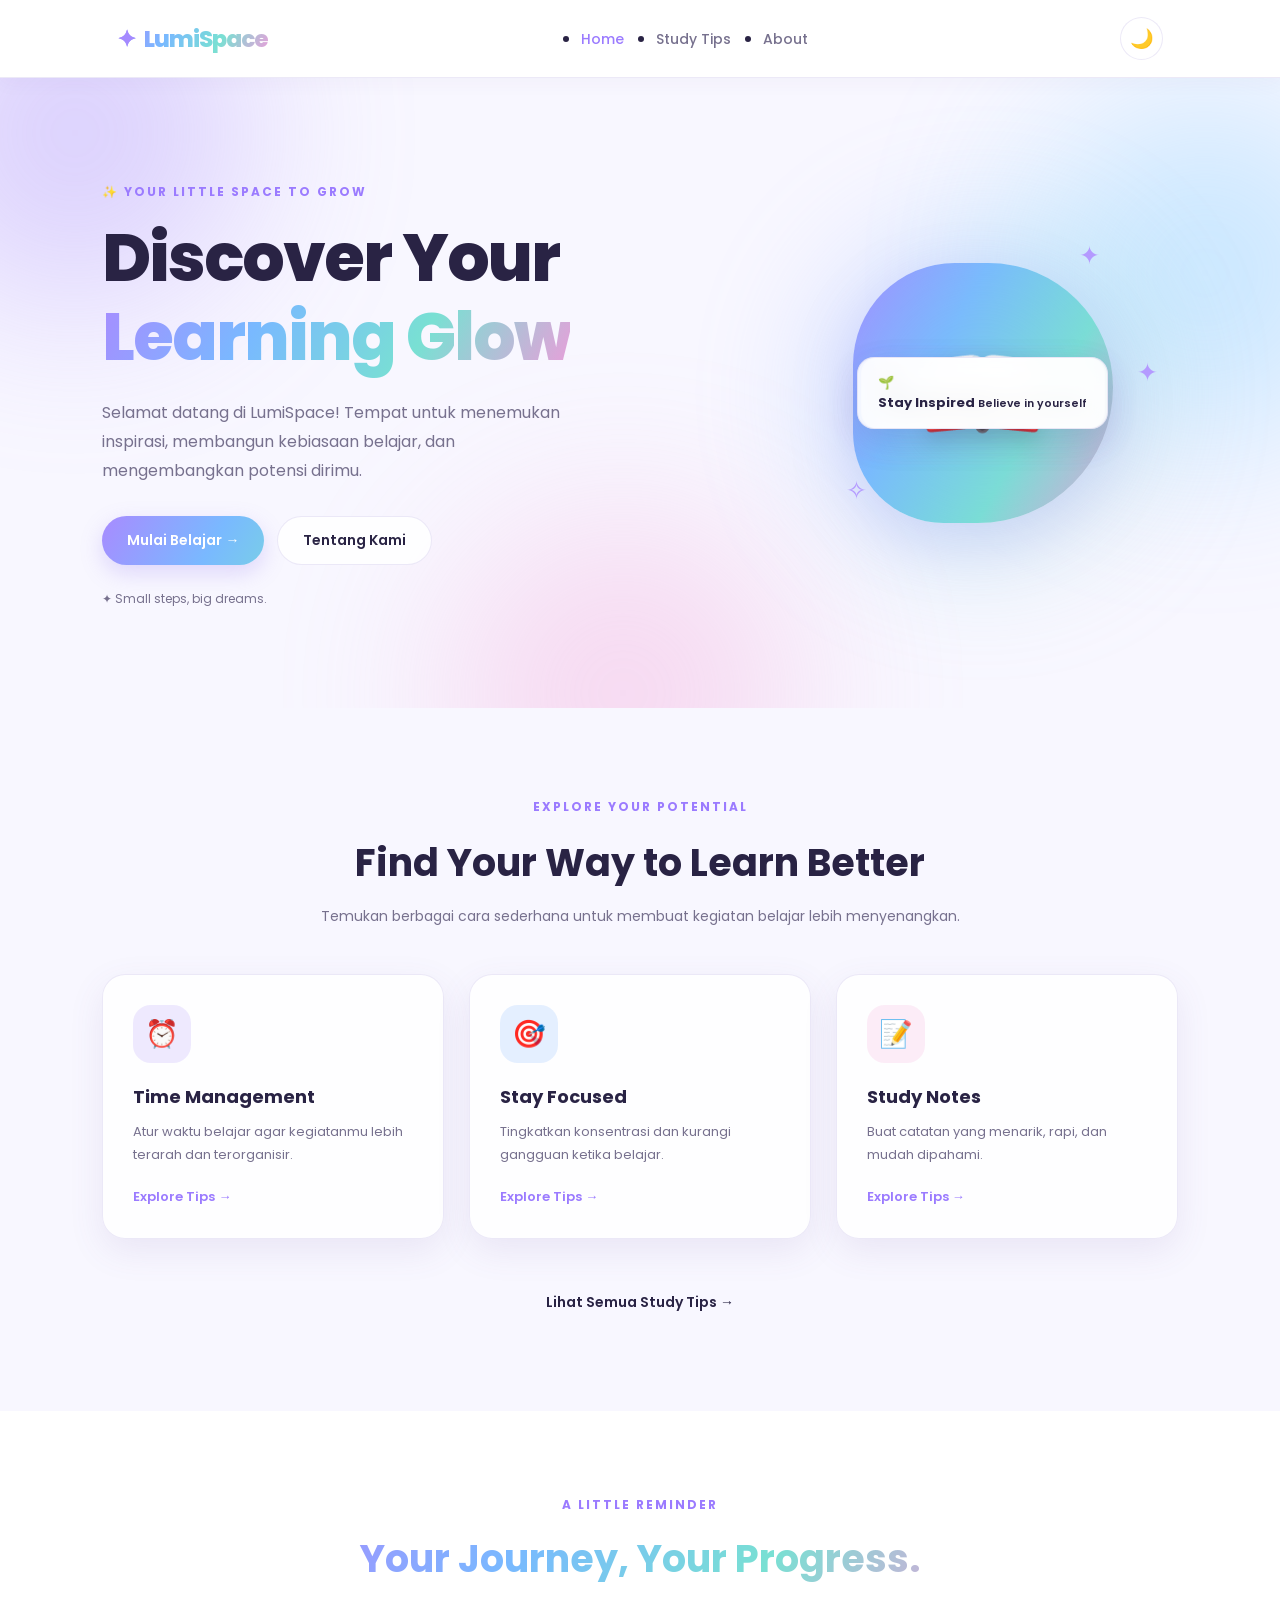
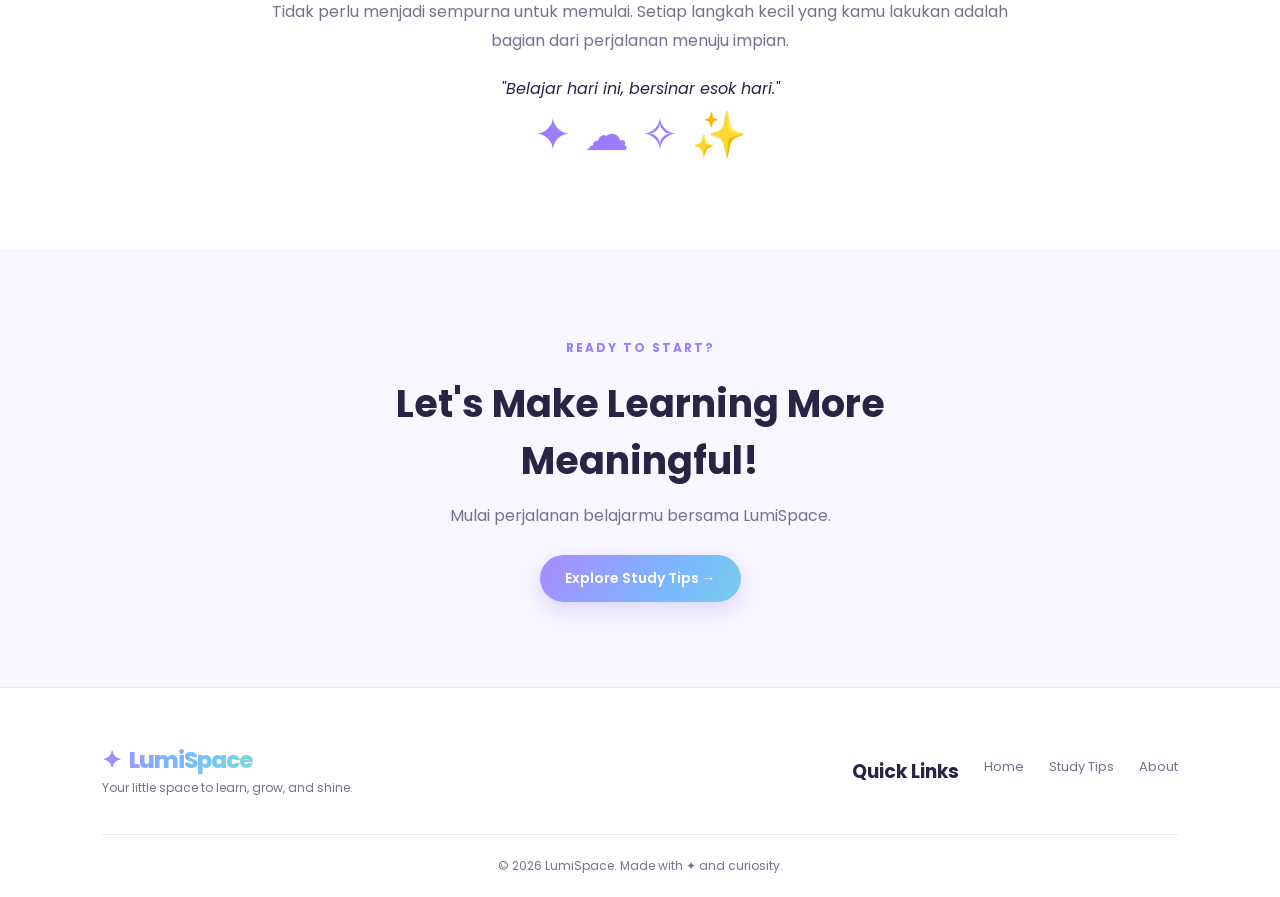
<file: index.html>
<!DOCTYPE html>
<html lang="id">
<head>
    <meta charset="UTF-8">
    <meta name="viewport" content="width=device-width, initial-scale=1.0">

    <title>LumiSpace | Your Learning Space</title>

    <meta name="description" content="LumiSpace adalah ruang belajar digital untuk membangun kebiasaan belajar yang lebih baik.">

    <link rel="preconnect" href="https://fonts.googleapis.com">
    <link rel="preconnect" href="https://fonts.gstatic.com" crossorigin>

    <link href="https://fonts.googleapis.com/css2?family=Poppins:wght@300;400;500;600;700;800&display=swap" rel="stylesheet">

    <link rel="stylesheet" href="css/style.css">
</head>

<body>

    <!-- NAVBAR -->
    <header class="header">
        <nav class="navbar">

            <a href="index.html" class="logo">
                <span class="logo-icon">✦</span>
                LumiSpace
            </a>

            <ul class="nav-links">
                <li><a href="index.html" class="active">Home</a></li>
                <li><a href="tips.html">Study Tips</a></li>
                <li><a href="about.html">About</a></li>
            </ul>

            <button class="theme-btn" id="themeToggle"
                aria-label="Ganti tema">
                🌙
            </button>

        </nav>
    </header>


    <!-- HERO SECTION -->
    <main>

        <section class="hero">

            <div class="aurora aurora-one"></div>
            <div class="aurora aurora-two"></div>
            <div class="aurora aurora-three"></div>

            <div class="hero-content">

                <span class="eyebrow">
                    ✨ YOUR LITTLE SPACE TO GROW
                </span>

                <h1>
                    Discover Your
                    <span>Learning Glow</span>
                </h1>

                <p>
                    Selamat datang di LumiSpace!
                    Tempat untuk menemukan inspirasi,
                    membangun kebiasaan belajar,
                    dan mengembangkan potensi dirimu.
                </p>

                <div class="hero-buttons">
                    <a href="tips.html" class="btn btn-primary">
                        Mulai Belajar →
                    </a>

                    <a href="about.html" class="btn btn-secondary">
                        Tentang Kami
                    </a>
                </div>

                <div class="hero-note">
                    ✦ Small steps, big dreams.
                </div>

            </div>

            <div class="hero-visual">

                <div class="floating-card card-one">
                    <span>📚</span>
                    <div>
                        <strong>Keep Learning</strong>
                        <small>Grow every day</small>
                    </div>
                </div>

                <div class="main-illustration">
                    <div class="illustration-glow"></div>
                    <span class="book-icon">📖</span>
                    <span class="star star-one">✦</span>
                    <span class="star star-two">✧</span>
                    <span class="star star-three">✦</span>
                </div>

                <div class="floating-card card-two">
                    <span>🌱</span>
                    <div>
                        <strong>Stay Inspired</strong>
                        <small>Believe in yourself</small>
                    </div>
                </div>

            </div>

        </section>


        <!-- CATEGORY SECTION -->
        <section class="categories section">

            <div class="section-heading">
                <span class="eyebrow">EXPLORE YOUR POTENTIAL</span>

                <h2>
                    Find Your Way to
                    <span>Learn Better</span>
                </h2>

                <p>
                    Temukan berbagai cara sederhana
                    untuk membuat kegiatan belajar lebih menyenangkan.
                </p>
            </div>

            <div class="category-grid">

                <a href="detail-tips.html?topik=jadwal"
                   class="category-card">

                    <div class="category-icon purple">⏰</div>

                    <h3>Time Management</h3>

                    <p>
                        Atur waktu belajar agar kegiatanmu
                        lebih terarah dan terorganisir.
                    </p>

                    <span class="card-link">Explore Tips →</span>

                </a>


                <a href="detail-tips.html?topik=fokus"
                   class="category-card">

                    <div class="category-icon blue">🎯</div>

                    <h3>Stay Focused</h3>

                    <p>
                        Tingkatkan konsentrasi dan kurangi
                        gangguan ketika belajar.
                    </p>

                    <span class="card-link">Explore Tips →</span>

                </a>


                <a href="detail-tips.html?topik=catatan"
                   class="category-card">

                    <div class="category-icon pink">📝</div>

                    <h3>Study Notes</h3>

                    <p>
                        Buat catatan yang menarik,
                        rapi, dan mudah dipahami.
                    </p>

                    <span class="card-link">Explore Tips →</span>

                </a>

            </div>

            <div class="center-button">
                <a href="tips.html" class="btn btn-outline">
                    Lihat Semua Study Tips →
                </a>
            </div>

        </section>


        <!-- MOTIVATION SECTION -->
        <section class="motivation section">

            <div class="motivation-content">

                <span class="eyebrow">A LITTLE REMINDER</span>

                <h2>
                    Your Journey,
                    <span>Your Progress.</span>
                </h2>

                <p>
                    Tidak perlu menjadi sempurna untuk memulai.
                    Setiap langkah kecil yang kamu lakukan
                    adalah bagian dari perjalanan menuju impian.
                </p>

                <div class="motivation-quote">
                    "Belajar hari ini, bersinar esok hari."
                </div>

            </div>

            <div class="motivation-decoration">
                <span>✦</span>
                <span>☁</span>
                <span>✧</span>
                <span>✨</span>
            </div>

        </section>


        <!-- FINAL CTA -->
        <section class="final-cta section">

            <div class="cta-content">

                <span class="eyebrow">READY TO START?</span>

                <h2>
                    Let's Make Learning
                    <span>More Meaningful!</span>
                </h2>

                <p>
                    Mulai perjalanan belajarmu bersama LumiSpace.
                </p>

                <a href="tips.html" class="btn btn-primary">
                    Explore Study Tips →
                </a>

            </div>

        </section>

    </main>


    <!-- FOOTER -->
    <footer class="footer">

        <div class="footer-content">

            <div class="footer-brand">
                <a href="index.html" class="logo">
                    <span class="logo-icon">✦</span>
                    LumiSpace
                </a>

                <p>
                    Your little space to learn,
                    grow, and shine.
                </p>
            </div>

            <div class="footer-links">
                <h3>Quick Links</h3>
                <a href="index.html">Home</a>
                <a href="tips.html">Study Tips</a>
                <a href="about.html">About</a>
            </div>

        </div>

        <div class="footer-bottom">
            <p>© 2026 LumiSpace. Made with ✦ and curiosity.</p>
        </div>

    </footer>


    <script src="js/script.js"></script>

</body>
</html>
</file>
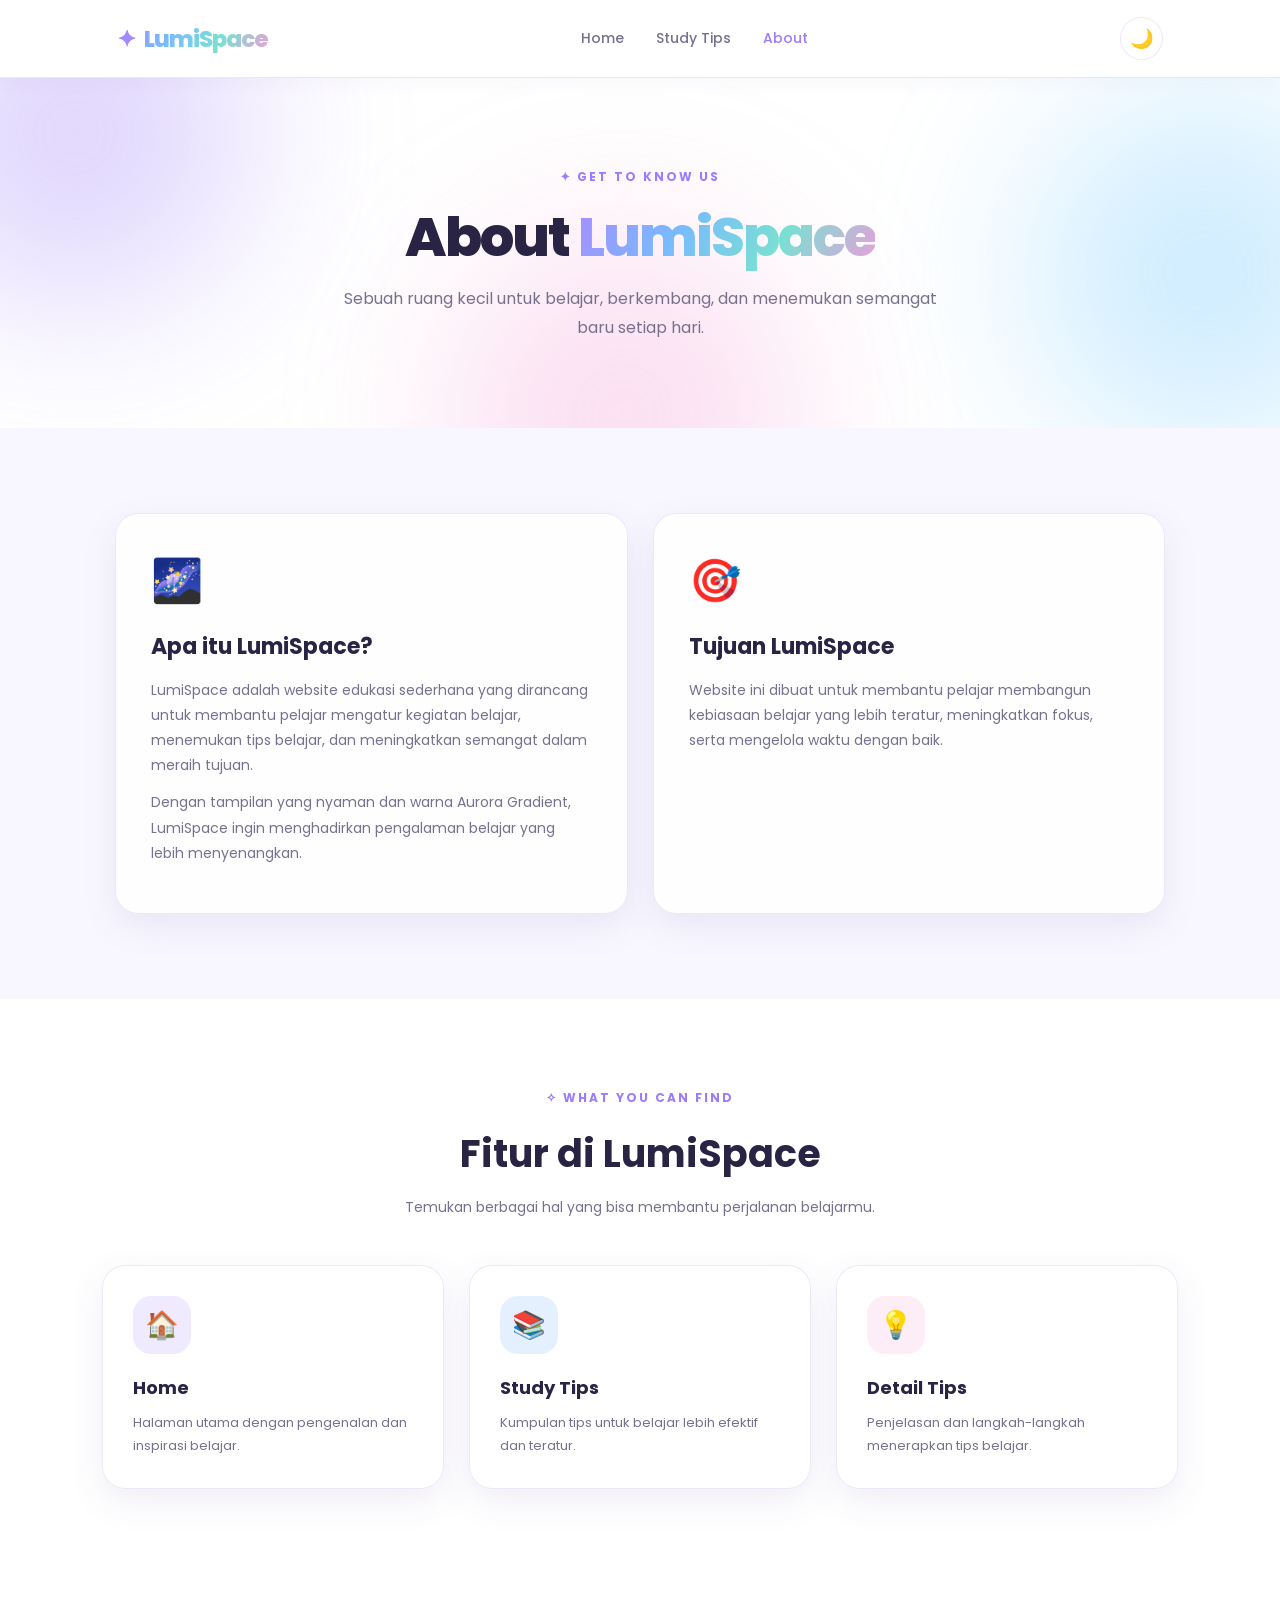
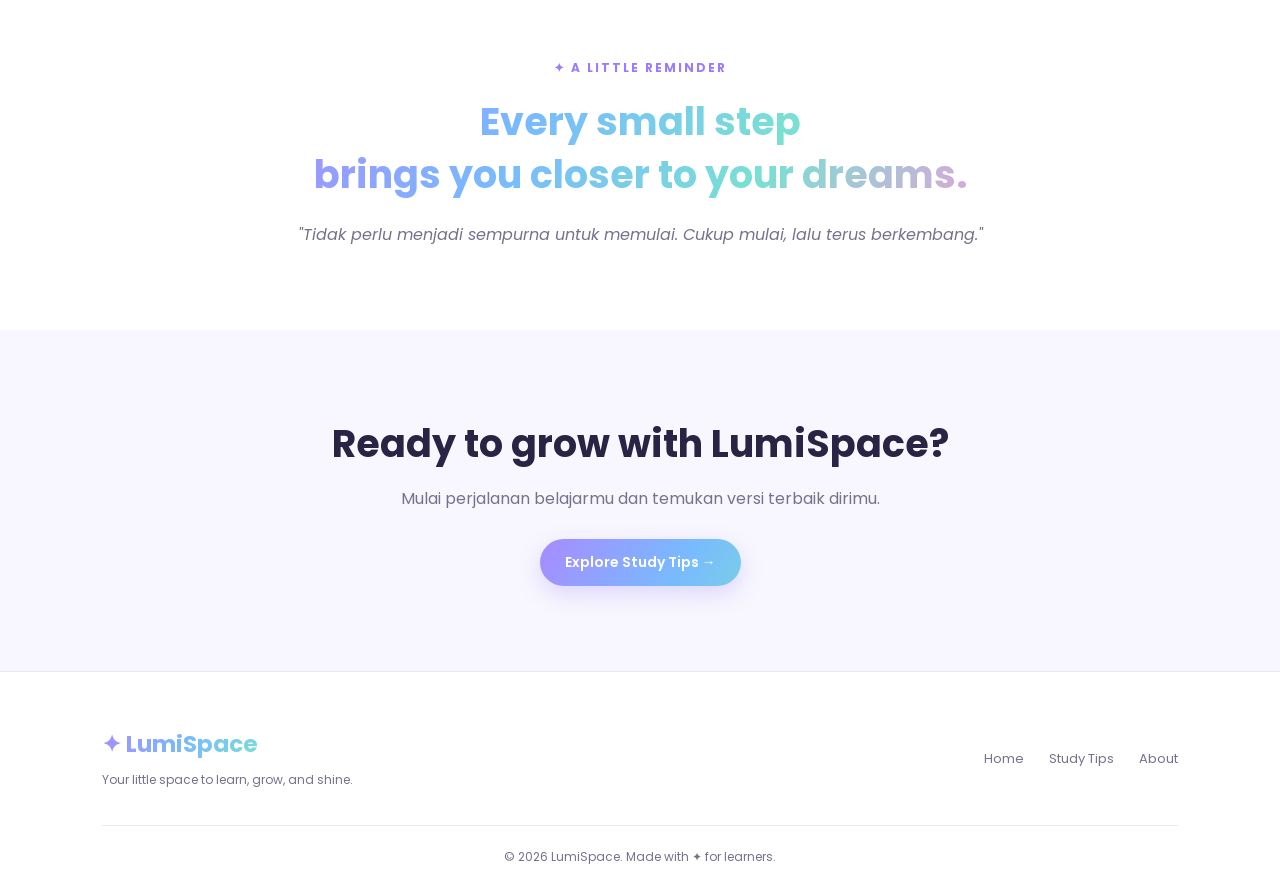
<file: about.html>
<!DOCTYPE html>
<html lang="id">
<head>
    <meta charset="UTF-8">
    <meta name="viewport" content="width=device-width, initial-scale=1.0">
    <title>About - LumiSpace</title>

    <link rel="stylesheet" href="css/style.css">
    <link rel="preconnect" href="https://fonts.googleapis.com">
    <link rel="preconnect" href="https://fonts.gstatic.com" crossorigin>
    <link href="https://fonts.googleapis.com/css2?family=Poppins:wght@300;400;500;600;700;800&display=swap" rel="stylesheet">

    <script>
        if (localStorage.getItem("lumiTheme") === "dark") {
            document.documentElement.classList.add("dark-mode");
        }
    </script>
</head>

<body>

    <!-- NAVBAR -->
    <header class="header">
        <nav class="navbar">
            <a href="index.html" class="logo">
                <span class="logo-icon">✦</span>
                LumiSpace
            </a>

            <div class="nav-links">
                <a href="index.html">Home</a>
                <a href="tips.html">Study Tips</a>
                <a href="about.html" class="active">About</a>
            </div>

            <button class="theme-btn" id="themeToggle" aria-label="Ganti tema">
                🌙
            </button>
        </nav>
    </header>

    <main>

        <!-- HERO ABOUT -->
        <section class="page-hero">
            <div class="aurora aurora-one"></div>
            <div class="aurora aurora-two"></div>
            <div class="aurora aurora-three"></div>

            <div class="page-hero-content">
                <span class="eyebrow">✦ GET TO KNOW US</span>

                <h1>
                    About <span>LumiSpace</span>
                </h1>

                <p>
                    Sebuah ruang kecil untuk belajar, berkembang,
                    dan menemukan semangat baru setiap hari.
                </p>
            </div>
        </section>

        <!-- ABOUT CONTENT -->
        <section class="section about-section">
            <div class="about-container">

                <div class="about-card">
                    <div class="about-icon">🌌</div>

                    <h2>Apa itu LumiSpace?</h2>

                    <p>
                        LumiSpace adalah website edukasi sederhana yang
                        dirancang untuk membantu pelajar mengatur kegiatan
                        belajar, menemukan tips belajar, dan meningkatkan
                        semangat dalam meraih tujuan.
                    </p>

                    <p>
                        Dengan tampilan yang nyaman dan warna Aurora Gradient,
                        LumiSpace ingin menghadirkan pengalaman belajar
                        yang lebih menyenangkan.
                    </p>
                </div>

                <div class="about-card">
                    <div class="about-icon">🎯</div>

                    <h2>Tujuan LumiSpace</h2>

                    <p>
                        Website ini dibuat untuk membantu pelajar membangun
                        kebiasaan belajar yang lebih teratur, meningkatkan
                        fokus, serta mengelola waktu dengan baik.
                    </p>
                </div>

            </div>
        </section>

        <!-- FEATURES -->
        <section class="section features-section">
            <div class="section-heading">
                <span class="eyebrow">✧ WHAT YOU CAN FIND</span>
                <h2>Fitur di LumiSpace</h2>
                <p>Temukan berbagai hal yang bisa membantu perjalanan belajarmu.</p>
            </div>

            <div class="category-grid">

                <div class="category-card">
                    <div class="category-icon purple">🏠</div>
                    <h3>Home</h3>
                    <p>Halaman utama dengan pengenalan dan inspirasi belajar.</p>
                </div>

                <div class="category-card">
                    <div class="category-icon blue">📚</div>
                    <h3>Study Tips</h3>
                    <p>Kumpulan tips untuk belajar lebih efektif dan teratur.</p>
                </div>

                <div class="category-card">
                    <div class="category-icon pink">💡</div>
                    <h3>Detail Tips</h3>
                    <p>Penjelasan dan langkah-langkah menerapkan tips belajar.</p>
                </div>

            </div>
        </section>

        <!-- QUOTE -->
        <section class="motivation">
            <div class="motivation-content">
                <span class="eyebrow">✦ A LITTLE REMINDER</span>

                <h2>
                    Every small step<br>
                    brings you closer to your dreams.
                </h2>

                <p class="motivation-quote">
                    "Tidak perlu menjadi sempurna untuk memulai.
                    Cukup mulai, lalu terus berkembang."
                </p>
            </div>
        </section>

        <!-- CTA -->
        <section class="final-cta">
            <div class="cta-content">
                <h2>Ready to grow with LumiSpace?</h2>
                <p>Mulai perjalanan belajarmu dan temukan versi terbaik dirimu.</p>

                <a href="tips.html" class="btn btn-primary">
                    Explore Study Tips →
                </a>
            </div>
        </section>

    </main>

    <!-- FOOTER -->
    <footer class="footer">
        <div class="footer-content">
            <div class="footer-brand">
                <h3>✦ LumiSpace</h3>
                <p>Your little space to learn, grow, and shine.</p>
            </div>

            <div class="footer-links">
                <a href="index.html">Home</a>
                <a href="tips.html">Study Tips</a>
                <a href="about.html">About</a>
            </div>
        </div>

        <div class="footer-bottom">
            <p>© 2026 LumiSpace. Made with ✦ for learners.</p>
        </div>
    </footer>

    <script src="js/script.js"></script>

</body>
</html>
</file>
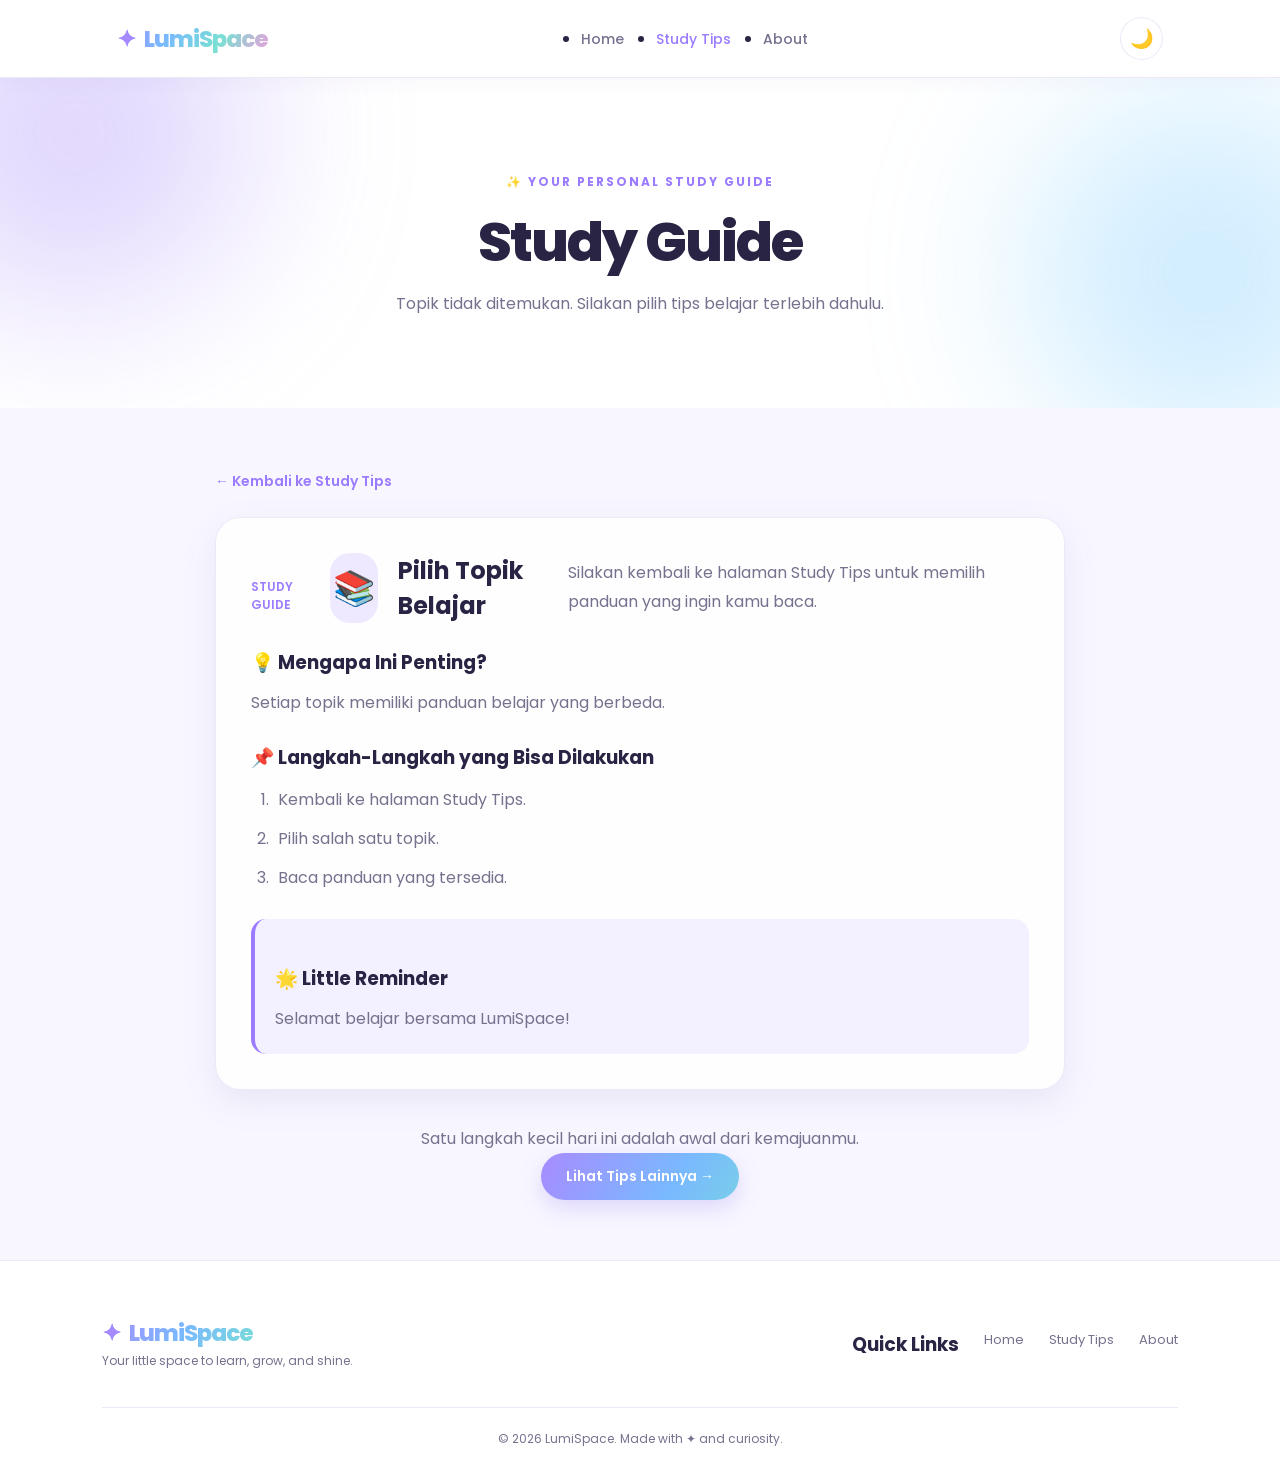
<file: detail-tips.html>
<!DOCTYPE html>
<html lang="id">
<head>
    <meta charset="UTF-8">
    <meta name="viewport" content="width=device-width, initial-scale=1.0">

    <title>Study Guide | LumiSpace</title>

    <meta name="description" content="Panduan belajar praktis untuk membantu perjalanan belajarmu bersama LumiSpace.">

    <link rel="preconnect" href="https://fonts.googleapis.com">
    <link rel="preconnect" href="https://fonts.gstatic.com" crossorigin>

    <link href="https://fonts.googleapis.com/css2?family=Poppins:wght@300;400;500;600;700;800&display=swap" rel="stylesheet">

    <link rel="stylesheet" href="css/style.css">
</head>

<body>

    <!-- NAVBAR -->
    <header class="header">
        <nav class="navbar">

            <a href="index.html" class="logo">
                <span class="logo-icon">✦</span>
                LumiSpace
            </a>

            <ul class="nav-links">
                <li><a href="index.html">Home</a></li>
                <li><a href="tips.html" class="active">Study Tips</a></li>
                <li><a href="about.html">About</a></li>
            </ul>

            <button class="theme-btn" id="themeToggle"
                aria-label="Ganti tema">
                🌙
            </button>

        </nav>
    </header>


    <!-- MAIN CONTENT -->
    <main>

        <!-- DETAIL HERO -->
        <section class="page-hero detail-hero">

            <div class="aurora aurora-one"></div>
            <div class="aurora aurora-two"></div>

            <div class="page-hero-content">

                <span class="eyebrow">
                    ✨ YOUR PERSONAL STUDY GUIDE
                </span>

                <h1 id="detailTitle">
                    Study Guide
                </h1>

                <p id="detailSubtitle">
                    Temukan cara belajar yang lebih baik
                    bersama LumiSpace.
                </p>

            </div>

        </section>


        <!-- DETAIL CONTENT -->
        <section class="detail-section section">

            <div class="detail-container">

                <a href="tips.html" class="back-link">
                    ← Kembali ke Study Tips
                </a>

                <article class="detail-card">

                    <div class="detail-heading">

                        <span class="tip-label" id="detailLabel">
                            STUDY GUIDE
                        </span>

                        <div class="detail-icon" id="detailIcon">
                            📚
                        </div>

                        <h2 id="contentTitle">
                            Mulai Perjalanan Belajarmu
                        </h2>

                        <p id="detailDescription">
                            Pilih kebiasaan belajar yang sesuai
                            dan terapkan secara konsisten.
                        </p>

                    </div>


                    <div class="detail-body">

                        <h3>💡 Mengapa Ini Penting?</h3>

                        <p id="detailWhy">
                            Kebiasaan belajar yang baik dapat
                            membantu kegiatan belajar menjadi
                            lebih teratur dan efektif.
                        </p>


                        <h3>📌 Langkah-Langkah yang Bisa Dilakukan</h3>

                        <ol id="detailSteps" class="detail-steps">
                            <li>Mulai dari langkah sederhana.</li>
                            <li>Tentukan tujuan yang ingin dicapai.</li>
                            <li>Lakukan secara konsisten.</li>
                        </ol>


                        <div class="detail-note">

                            <h3>🌟 Little Reminder</h3>

                            <p id="detailReminder">
                                Tidak harus langsung sempurna.
                                Yang penting adalah terus mencoba
                                dan berkembang.
                            </p>

                        </div>

                    </div>

                </article>


                <div class="detail-bottom">

                    <p>
                        Satu langkah kecil hari ini
                        adalah awal dari kemajuanmu.
                    </p>

                    <a href="tips.html" class="btn btn-primary">
                        Lihat Tips Lainnya →
                    </a>

                </div>

            </div>

        </section>

    </main>


    <!-- FOOTER -->
    <footer class="footer">

        <div class="footer-content">

            <div class="footer-brand">

                <a href="index.html" class="logo">
                    <span class="logo-icon">✦</span>
                    LumiSpace
                </a>

                <p>
                    Your little space to learn,
                    grow, and shine.
                </p>

            </div>

            <div class="footer-links">

                <h3>Quick Links</h3>

                <a href="index.html">Home</a>
                <a href="tips.html">Study Tips</a>
                <a href="about.html">About</a>

            </div>

        </div>

        <div class="footer-bottom">
            <p>© 2026 LumiSpace. Made with ✦ and curiosity.</p>
        </div>

    </footer>


    <!-- DETAIL DATA -->
    <script>

        const studyGuides = {

            jadwal: {
                label: "PRODUCTIVITY",
                icon: "⏰",
                title: "Atur Jadwal Belajar",
                subtitle: "Kelola waktumu, capai tujuanmu.",
                heading: "Belajar dengan Jadwal yang Teratur",
                description: "Mengatur jadwal belajar membantu kamu membagi waktu antara sekolah, tugas, istirahat, dan kegiatan lainnya.",
                why: "Jadwal yang teratur membuat kegiatan belajar lebih terarah. Kamu juga dapat mengurangi kebiasaan menunda pekerjaan.",
                steps: [
                    "Catat semua tugas dan kegiatan yang harus diselesaikan.",
                    "Tentukan waktu khusus untuk belajar setiap hari.",
                    "Prioritaskan tugas berdasarkan tingkat kepentingannya.",
                    "Sisihkan waktu istirahat di antara sesi belajar.",
                    "Evaluasi jadwal dan sesuaikan jika diperlukan."
                ],
                reminder: "Jadwal yang baik adalah jadwal yang realistis dan bisa kamu jalankan."
            },

            fokus: {
                label: "FOCUS",
                icon: "🎯",
                title: "Kurangi Gangguan",
                subtitle: "Temukan fokus di tengah kesibukan.",
                heading: "Ciptakan Suasana Belajar yang Nyaman",
                description: "Fokus membantu kamu memahami materi dengan lebih baik tanpa terlalu sering teralihkan.",
                why: "Lingkungan yang nyaman dapat membantu kamu berkonsentrasi dan menyelesaikan tugas dengan lebih terarah.",
                steps: [
                    "Pilih tempat belajar yang nyaman dan cukup terang.",
                    "Rapikan meja sebelum mulai belajar.",
                    "Jauhkan notifikasi yang tidak diperlukan.",
                    "Kerjakan satu tugas dalam satu waktu.",
                    "Beristirahat sejenak jika mulai kehilangan konsentrasi."
                ],
                reminder: "Tidak perlu memaksakan diri. Beri dirimu waktu untuk kembali berkonsentrasi."
            },

            catatan: {
                label: "CREATIVITY",
                icon: "📝",
                title: "Buat Catatan Menarik",
                subtitle: "Ubah materi menjadi catatan yang mudah dipahami.",
                heading: "Buat Catatan yang Rapi dan Kreatif",
                description: "Catatan yang terstruktur dapat membantu kamu mengingat dan memahami materi pelajaran.",
                why: "Menyusun ulang informasi menggunakan bahasamu sendiri dapat membantu proses memahami materi.",
                steps: [
                    "Tuliskan judul materi dengan jelas.",
                    "Gunakan poin-poin untuk informasi penting.",
                    "Tambahkan warna untuk membedakan bagian materi.",
                    "Buat diagram atau mind map jika diperlukan.",
                    "Baca kembali catatan setelah selesai belajar."
                ],
                reminder: "Catatan yang baik bukan yang paling ramai, tetapi yang paling mudah kamu pahami."
            },

            bertahap: {
                label: "LEARNING",
                icon: "📚",
                title: "Belajar Bertahap",
                subtitle: "Sedikit demi sedikit, semakin memahami.",
                heading: "Pahami Materi Secara Bertahap",
                description: "Membagi materi menjadi bagian kecil dapat membuat kegiatan belajar terasa lebih ringan.",
                why: "Belajar secara bertahap memberikan kesempatan untuk memahami konsep sebelum berpindah ke materi berikutnya.",
                steps: [
                    "Baca materi secara keseluruhan terlebih dahulu.",
                    "Bagi materi menjadi beberapa bagian kecil.",
                    "Pelajari satu bagian sebelum melanjutkan.",
                    "Coba kerjakan latihan sederhana.",
                    "Ulangi materi yang masih belum dipahami."
                ],
                reminder: "Kemajuan kecil tetap merupakan kemajuan. Nikmati proses belajarmu."
            },

            istirahat: {
                label: "WELLNESS",
                icon: "☁️",
                title: "Jangan Lupa Istirahat",
                subtitle: "Belajar juga membutuhkan waktu untuk beristirahat.",
                heading: "Seimbangkan Belajar dan Istirahat",
                description: "Istirahat merupakan bagian penting dari rutinitas belajar agar kamu tetap merasa nyaman.",
                why: "Memberikan jeda di antara kegiatan belajar dapat membantu menjaga perhatian dan mengurangi rasa lelah.",
                steps: [
                    "Buat jeda istirahat di antara sesi belajar.",
                    "Gunakan waktu istirahat untuk melakukan kegiatan ringan.",
                    "Minum air putih secara cukup.",
                    "Istirahatkan mata dari layar perangkat.",
                    "Jaga waktu tidur agar tubuh mendapatkan istirahat yang cukup."
                ],
                reminder: "Produktif bukan berarti harus terus belajar tanpa jeda."
            },

            tujuan: {
                label: "MOTIVATION",
                icon: "🌟",
                title: "Tetapkan Tujuan",
                subtitle: "Punya tujuan, punya arah untuk berkembang.",
                heading: "Tentukan Target Belajarmu",
                description: "Tujuan belajar memberikan arah dan membantu kamu mengetahui hal yang ingin dicapai.",
                why: "Target yang jelas dan realistis dapat membantu menjaga semangat serta membuat perkembangan lebih mudah dievaluasi.",
                steps: [
                    "Tentukan materi yang ingin kamu kuasai.",
                    "Buat target sederhana dan realistis.",
                    "Tulis target agar mudah diingat.",
                    "Catat perkembangan yang sudah dicapai.",
                    "Berikan apresiasi kepada diri sendiri atas usaha yang dilakukan."
                ],
                reminder: "Fokus pada perkembangan dirimu sendiri, bukan membandingkannya dengan orang lain."
            }

        };


        // AMBIL TOPIK DARI URL

        const params = new URLSearchParams(window.location.search);
        const selectedTopic = params.get("topik");

        const guide = studyGuides[selectedTopic];


        // TAMPILKAN DETAIL

        if (guide) {

            document.title = guide.title + " | LumiSpace";

            document.getElementById("detailTitle").textContent = guide.title;
            document.getElementById("detailSubtitle").textContent = guide.subtitle;

            document.getElementById("detailLabel").textContent = guide.label;
            document.getElementById("detailIcon").textContent = guide.icon;

            document.getElementById("contentTitle").textContent = guide.heading;
            document.getElementById("detailDescription").textContent = guide.description;
            document.getElementById("detailWhy").textContent = guide.why;
            document.getElementById("detailReminder").textContent = guide.reminder;

            const stepsContainer = document.getElementById("detailSteps");

            stepsContainer.innerHTML = "";

            guide.steps.forEach(function(step) {

                const item = document.createElement("li");

                item.textContent = step;

                stepsContainer.appendChild(item);

            });

        } else {

            document.getElementById("detailTitle").textContent = "Study Guide";
            document.getElementById("detailSubtitle").textContent =
                "Topik tidak ditemukan. Silakan pilih tips belajar terlebih dahulu.";

            document.getElementById("contentTitle").textContent =
                "Pilih Topik Belajar";

            document.getElementById("detailDescription").textContent =
                "Silakan kembali ke halaman Study Tips untuk memilih panduan yang ingin kamu baca.";

            document.getElementById("detailWhy").textContent =
                "Setiap topik memiliki panduan belajar yang berbeda.";

            document.getElementById("detailSteps").innerHTML =
                "<li>Kembali ke halaman Study Tips.</li><li>Pilih salah satu topik.</li><li>Baca panduan yang tersedia.</li>";

            document.getElementById("detailReminder").textContent =
                "Selamat belajar bersama LumiSpace!";
        }

    </script>


    <script src="js/script.js"></script>

</body>
</html>
</file>
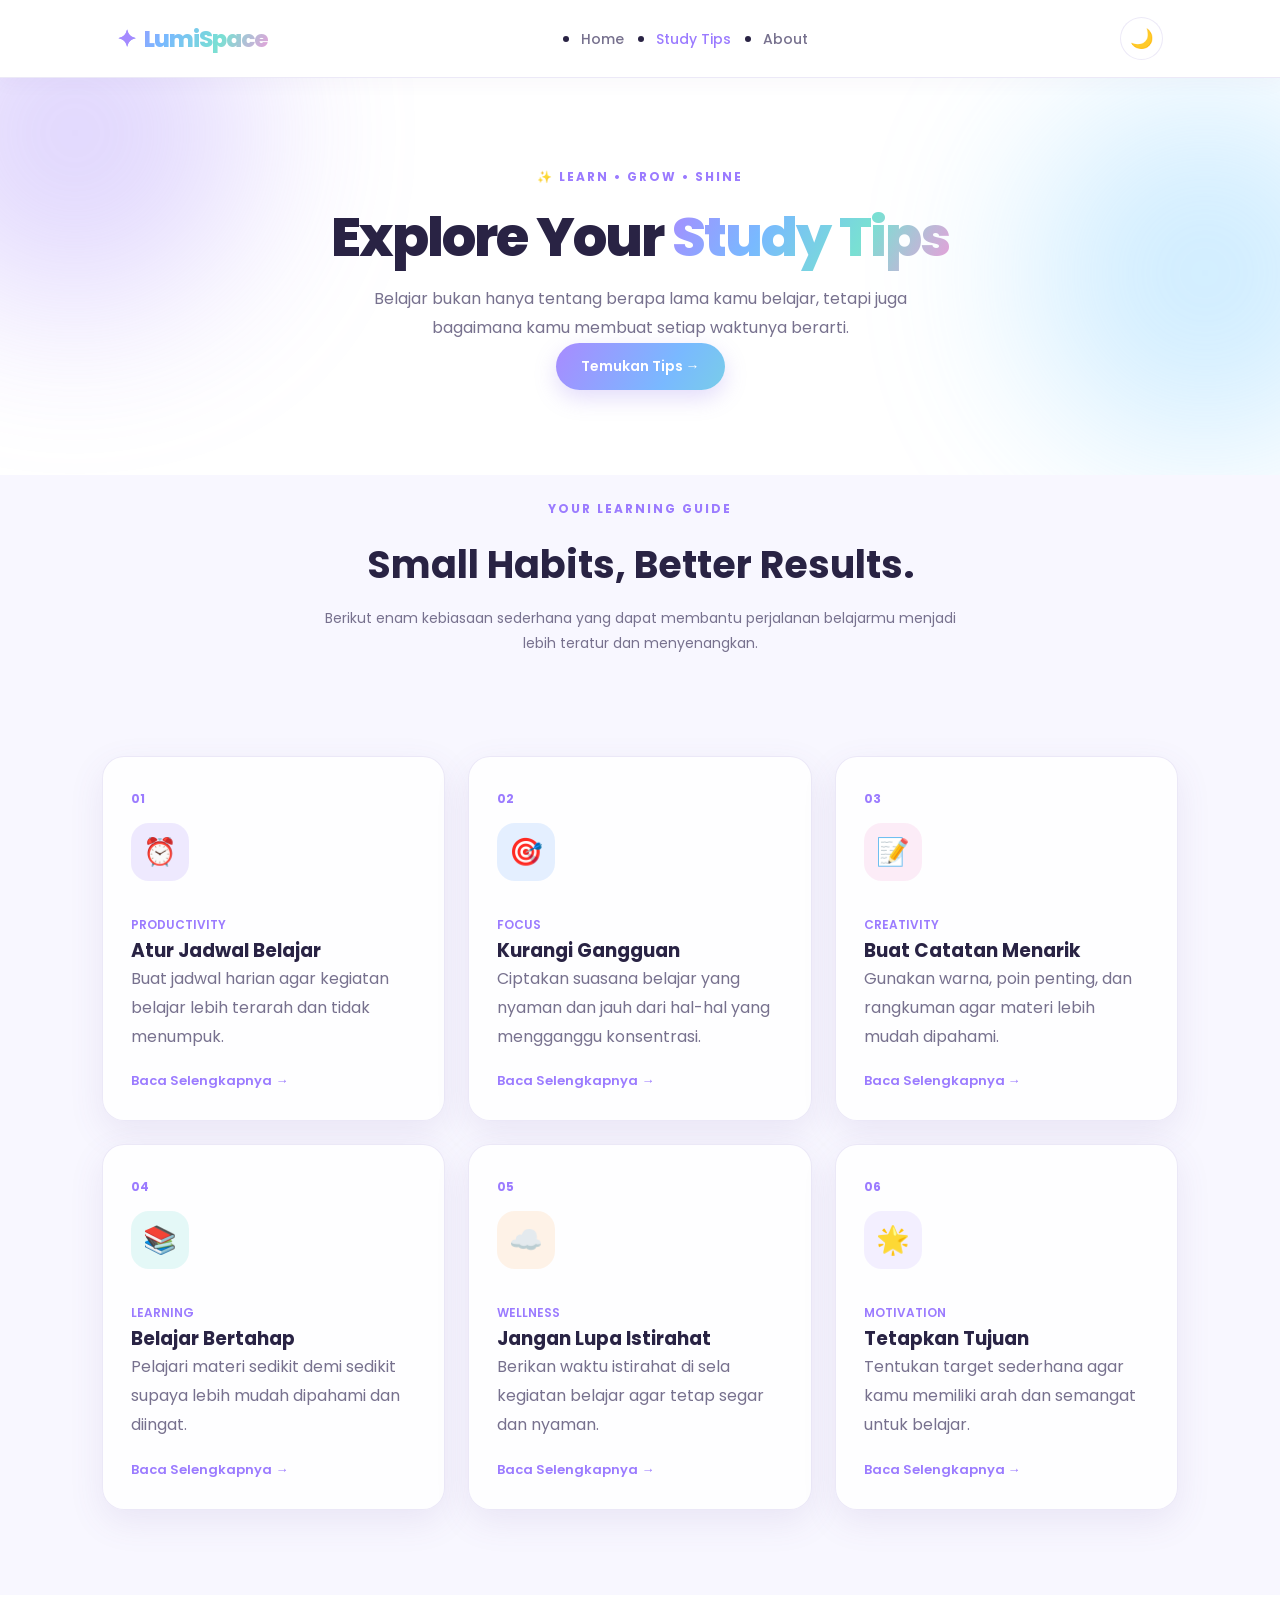
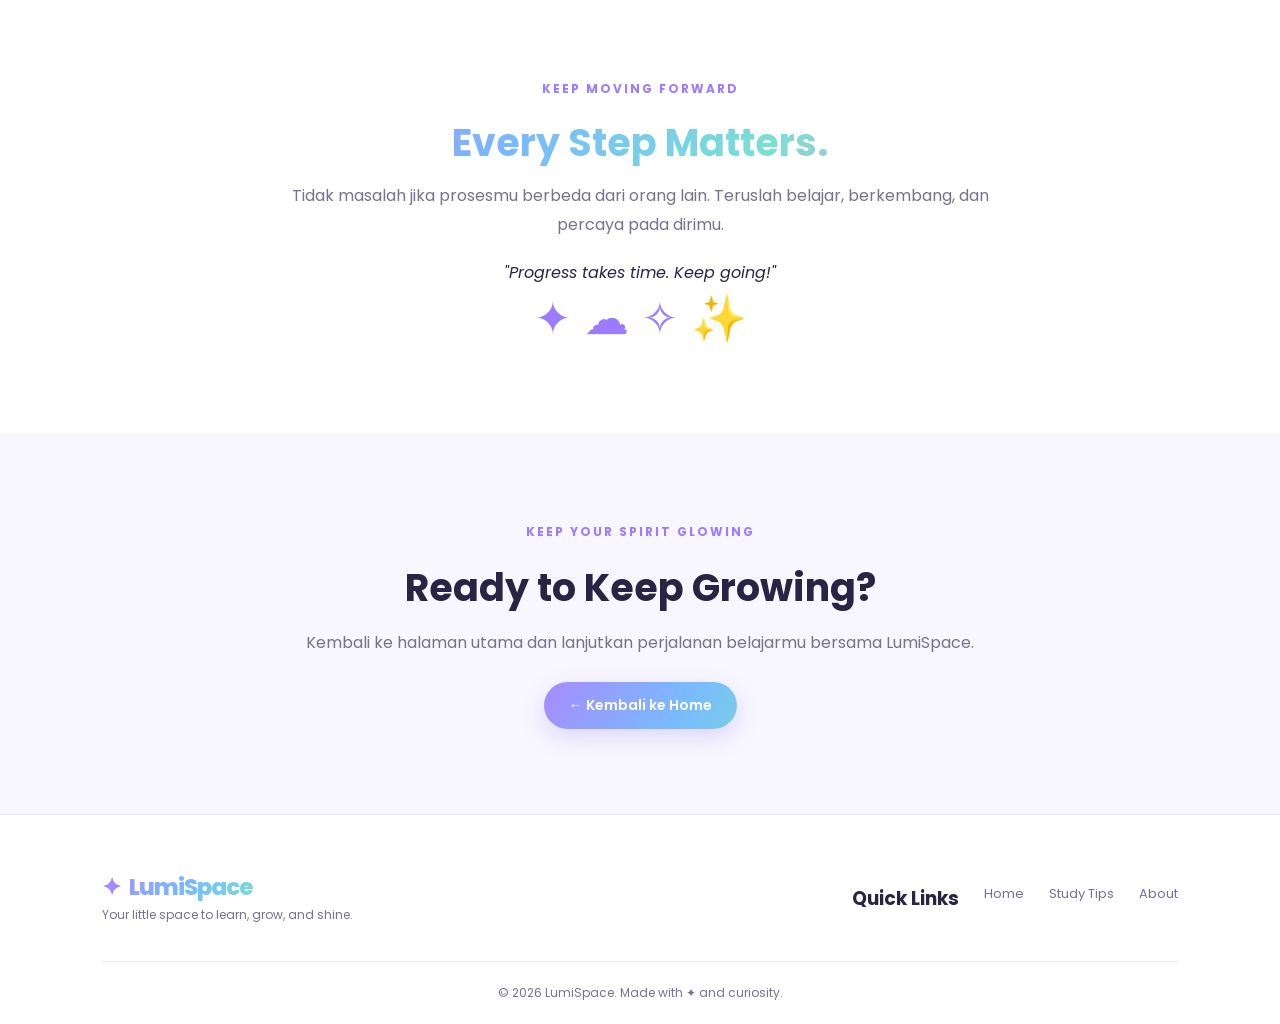
<file: tips.html>
<!DOCTYPE html>
<html lang="id">
<head>
    <meta charset="UTF-8">
    <meta name="viewport" content="width=device-width, initial-scale=1.0">

    <title>Study Tips | LumiSpace</title>

    <meta name="description" content="Temukan tips belajar sederhana dan efektif bersama LumiSpace.">

    <link rel="preconnect" href="https://fonts.googleapis.com">
    <link rel="preconnect" href="https://fonts.gstatic.com" crossorigin>

    <link href="https://fonts.googleapis.com/css2?family=Poppins:wght@300;400;500;600;700;800&display=swap" rel="stylesheet">

    <link rel="stylesheet" href="css/style.css">
</head>

<body>

    <!-- NAVBAR -->
    <header class="header">
        <nav class="navbar">

            <a href="index.html" class="logo">
                <span class="logo-icon">✦</span>
                LumiSpace
            </a>

            <ul class="nav-links">
                <li><a href="index.html">Home</a></li>
                <li><a href="tips.html" class="active">Study Tips</a></li>
                <li><a href="about.html">About</a></li>
            </ul>

            <button class="theme-btn" id="themeToggle"
                aria-label="Ganti tema">
                🌙
            </button>

        </nav>
    </header>


    <!-- MAIN CONTENT -->
    <main>

        <!-- PAGE HERO -->
        <section class="page-hero">

            <div class="aurora aurora-one"></div>
            <div class="aurora aurora-two"></div>

            <div class="page-hero-content">

                <span class="eyebrow">
                    ✨ LEARN • GROW • SHINE
                </span>

                <h1>
                    Explore Your
                    <span>Study Tips</span>
                </h1>

                <p>
                    Belajar bukan hanya tentang berapa lama
                    kamu belajar, tetapi juga bagaimana
                    kamu membuat setiap waktunya berarti.
                </p>

                <a href="#tips-list" class="btn btn-primary">
                    Temukan Tips →
                </a>

            </div>

        </section>


        <!-- INTRODUCTION -->
        <section class="tips-intro section">

            <div class="section-heading">

                <span class="eyebrow">
                    YOUR LEARNING GUIDE
                </span>

                <h2>
                    Small Habits,
                    <span>Better Results.</span>
                </h2>

                <p>
                    Berikut enam kebiasaan sederhana yang
                    dapat membantu perjalanan belajarmu
                    menjadi lebih teratur dan menyenangkan.
                </p>

            </div>

        </section>


        <!-- TIPS CARDS -->
        <section class="tips-section section" id="tips-list">

            <div class="tips-grid">

                <!-- TIP 1 -->
                <a href="detail-tips.html?topik=jadwal"
                   class="tip-card">

                    <div class="tip-number">01</div>

                    <div class="category-icon purple">⏰</div>

                    <span class="tip-label">PRODUCTIVITY</span>

                    <h3>Atur Jadwal Belajar</h3>

                    <p>
                        Buat jadwal harian agar kegiatan
                        belajar lebih terarah dan tidak
                        menumpuk.
                    </p>

                    <span class="card-link">
                        Baca Selengkapnya →
                    </span>

                </a>


                <!-- TIP 2 -->
                <a href="detail-tips.html?topik=fokus"
                   class="tip-card">

                    <div class="tip-number">02</div>

                    <div class="category-icon blue">🎯</div>

                    <span class="tip-label">FOCUS</span>

                    <h3>Kurangi Gangguan</h3>

                    <p>
                        Ciptakan suasana belajar yang nyaman
                        dan jauh dari hal-hal yang mengganggu
                        konsentrasi.
                    </p>

                    <span class="card-link">
                        Baca Selengkapnya →
                    </span>

                </a>


                <!-- TIP 3 -->
                <a href="detail-tips.html?topik=catatan"
                   class="tip-card">

                    <div class="tip-number">03</div>

                    <div class="category-icon pink">📝</div>

                    <span class="tip-label">CREATIVITY</span>

                    <h3>Buat Catatan Menarik</h3>

                    <p>
                        Gunakan warna, poin penting,
                        dan rangkuman agar materi
                        lebih mudah dipahami.
                    </p>

                    <span class="card-link">
                        Baca Selengkapnya →
                    </span>

                </a>


                <!-- TIP 4 -->
                <a href="detail-tips.html?topik=bertahap"
                   class="tip-card">

                    <div class="tip-number">04</div>

                    <div class="category-icon turquoise">📚</div>

                    <span class="tip-label">LEARNING</span>

                    <h3>Belajar Bertahap</h3>

                    <p>
                        Pelajari materi sedikit demi sedikit
                        supaya lebih mudah dipahami
                        dan diingat.
                    </p>

                    <span class="card-link">
                        Baca Selengkapnya →
                    </span>

                </a>


                <!-- TIP 5 -->
                <a href="detail-tips.html?topik=istirahat"
                   class="tip-card">

                    <div class="tip-number">05</div>

                    <div class="category-icon orange">☁️</div>

                    <span class="tip-label">WELLNESS</span>

                    <h3>Jangan Lupa Istirahat</h3>

                    <p>
                        Berikan waktu istirahat di sela
                        kegiatan belajar agar tetap
                        segar dan nyaman.
                    </p>

                    <span class="card-link">
                        Baca Selengkapnya →
                    </span>

                </a>


                <!-- TIP 6 -->
                <a href="detail-tips.html?topik=tujuan"
                   class="tip-card">

                    <div class="tip-number">06</div>

                    <div class="category-icon lavender">🌟</div>

                    <span class="tip-label">MOTIVATION</span>

                    <h3>Tetapkan Tujuan</h3>

                    <p>
                        Tentukan target sederhana
                        agar kamu memiliki arah
                        dan semangat untuk belajar.
                    </p>

                    <span class="card-link">
                        Baca Selengkapnya →
                    </span>

                </a>

            </div>

        </section>


        <!-- MOTIVATION BANNER -->
        <section class="motivation section">

            <div class="motivation-content">

                <span class="eyebrow">
                    KEEP MOVING FORWARD
                </span>

                <h2>
                    Every Step
                    <span>Matters.</span>
                </h2>

                <p>
                    Tidak masalah jika prosesmu berbeda
                    dari orang lain. Teruslah belajar,
                    berkembang, dan percaya pada dirimu.
                </p>

                <div class="motivation-quote">
                    "Progress takes time. Keep going!"
                </div>

            </div>

            <div class="motivation-decoration">
                <span>✦</span>
                <span>☁</span>
                <span>✧</span>
                <span>✨</span>
            </div>

        </section>


        <!-- BACK HOME -->
        <section class="final-cta section">

            <div class="cta-content">

                <span class="eyebrow">
                    KEEP YOUR SPIRIT GLOWING
                </span>

                <h2>
                    Ready to Keep
                    <span>Growing?</span>
                </h2>

                <p>
                    Kembali ke halaman utama dan lanjutkan
                    perjalanan belajarmu bersama LumiSpace.
                </p>

                <a href="index.html" class="btn btn-primary">
                    ← Kembali ke Home
                </a>

            </div>

        </section>

    </main>


    <!-- FOOTER -->
    <footer class="footer">

        <div class="footer-content">

            <div class="footer-brand">

                <a href="index.html" class="logo">
                    <span class="logo-icon">✦</span>
                    LumiSpace
                </a>

                <p>
                    Your little space to learn,
                    grow, and shine.
                </p>

            </div>

            <div class="footer-links">

                <h3>Quick Links</h3>

                <a href="index.html">Home</a>
                <a href="tips.html">Study Tips</a>
                <a href="about.html">About</a>

            </div>

        </div>

        <div class="footer-bottom">
            <p>© 2026 LumiSpace. Made with ✦ and curiosity.</p>
        </div>

    </footer>


    <script src="js/script.js"></script>

</body>
</html>
</file>
<file: css/style.css>
/* =====================================
   LUMISPACE - AURORA GRADIENT
===================================== */

/* GOOGLE FONT */
@import url('https://fonts.googleapis.com/css2?family=Poppins:wght@300;400;500;600;700;800&display=swap');


/* =====================================
   1. COLOR VARIABLES
===================================== */

:root {
    --bg: #f8f7ff;
    --bg-secondary: #ffffff;
    --text: #292344;
    --text-soft: #77718e;
    --card: rgba(255, 255, 255, 0.85);
    --border: rgba(130, 110, 200, 0.15);

    --purple: #9b7bff;
    --blue: #72a9ff;
    --pink: #f39bd4;
    --turquoise: #70ded2;

    --gradient: linear-gradient(
        120deg,
        #a88bff,
        #79b9ff,
        #79e0d3,
        #ed9cda
    );

    --shadow: 0 12px 35px rgba(103, 83, 160, 0.10);
}

body.dark-mode,
html.dark-mode body {
    --bg: #111126;
    --bg-secondary: #1b1a36;
    --text: #f4f0ff;
    --text-soft: #b6b0d0;
    --card: rgba(35, 32, 66, 0.88);
    --border: rgba(190, 170, 255, 0.15);

    --purple: #b39aff;
    --blue: #87baff;
    --pink: #f5a9dd;
    --turquoise: #80e8dc;

    --gradient: linear-gradient(
        120deg,
        #9877ff,
        #5998ed,
        #55cdbd,
        #d77fc4
    );

    --shadow: 0 12px 35px rgba(0, 0, 0, 0.25);
}


/* =====================================
   2. GLOBAL STYLE
===================================== */

* {
    margin: 0;
    padding: 0;
    box-sizing: border-box;
}

html {
    scroll-behavior: smooth;
}

body {
    font-family: 'Poppins', sans-serif;
    background: var(--bg);
    color: var(--text);
    transition: background 0.4s, color 0.4s;
    overflow-x: hidden;
}

a {
    text-decoration: none;
    color: inherit;
}

button {
    font-family: inherit;
}

p {
    color: var(--text-soft);
    line-height: 1.8;
}

section {
    position: relative;
}


/* =====================================
   3. NAVBAR
===================================== */

.header {
    width: 100%;
    position: sticky;
    top: 0;
    z-index: 100;
    background: var(--bg-secondary);
    border-bottom: 1px solid var(--border);
    box-shadow: 0 4px 20px rgba(80, 60, 130, 0.04);
}

.navbar {
    max-width: 1200px;
    margin: auto;
    padding: 17px 6%;
    display: flex;
    align-items: center;
    justify-content: space-between;
    gap: 20px;
}

.logo {
    display: flex;
    align-items: center;
    gap: 9px;
    font-size: 23px;
    font-weight: 800;
    letter-spacing: -1px;
    background: var(--gradient);
    background-clip: text;
    -webkit-background-clip: text;
    color: transparent;
}

.logo-icon {
    color: #a58aff;
}

.nav-links {
    display: flex;
    align-items: center;
    gap: 32px;
}

.nav-links a {
    color: var(--text-soft);
    font-size: 14px;
    font-weight: 500;
    transition: 0.3s;
}

.nav-links a:hover,
.nav-links a.active {
    color: var(--purple);
}

.theme-btn {
    border: 1px solid var(--border);
    background: var(--card);
    color: var(--text);
    width: 43px;
    height: 43px;
    border-radius: 50%;
    cursor: pointer;
    font-size: 19px;
    transition: 0.3s;
}

.theme-btn:hover {
    transform: rotate(15deg) scale(1.08);
}


/* =====================================
   4. BUTTONS
===================================== */

.btn {
    display: inline-flex;
    align-items: center;
    justify-content: center;
    gap: 8px;
    padding: 13px 25px;
    border-radius: 30px;
    font-size: 14px;
    font-weight: 600;
    transition: 0.3s;
    cursor: pointer;
}

.btn-primary {
    background: var(--gradient);
    background-size: 200% 200%;
    color: white;
    box-shadow: 0 8px 22px rgba(143, 117, 240, 0.25);
}

.btn-primary:hover {
    background-position: right center;
    transform: translateY(-4px);
    box-shadow: 0 12px 28px rgba(143, 117, 240, 0.35);
}

.btn-secondary {
    border: 1px solid var(--border);
    color: var(--text);
    background: var(--card);
}

.btn-secondary:hover {
    transform: translateY(-3px);
    border-color: var(--purple);
}


/* =====================================
   5. HERO SECTION
===================================== */

.hero {
    min-height: 620px;
    padding: 100px 8%;
    display: flex;
    align-items: center;
    justify-content: space-between;
    gap: 50px;
    overflow: hidden;
}

.hero-content {
    max-width: 580px;
    z-index: 2;
}

.eyebrow {
    display: inline-block;
    color: var(--purple);
    font-size: 12px;
    font-weight: 700;
    letter-spacing: 2px;
    margin-bottom: 18px;
}

.hero h1,
.page-hero h1 {
    font-size: clamp(38px, 6vw, 66px);
    line-height: 1.2;
    font-weight: 800;
    letter-spacing: -2px;
    margin-bottom: 22px;
}

.hero h1 span,
.page-hero h1 span {
    background: var(--gradient);
    background-clip: text;
    -webkit-background-clip: text;
    color: transparent;
}

.hero-content p {
    max-width: 490px;
    margin-bottom: 30px;
}

.hero-buttons {
    display: flex;
    flex-wrap: wrap;
    gap: 13px;
}

.hero-note {
    display: block;
    margin-top: 25px;
    font-size: 12px;
    color: var(--text-soft);
}

.hero-visual {
    position: relative;
    width: 390px;
    height: 390px;
    display: flex;
    align-items: center;
    justify-content: center;
    flex-shrink: 0;
}

.main-illustration {
    width: 260px;
    height: 260px;
    display: flex;
    align-items: center;
    justify-content: center;
    border-radius: 45% 55% 60% 40%;
    background: var(--gradient);
    box-shadow: 0 20px 60px rgba(145, 119, 240, 0.25);
    animation: floating 5s ease-in-out infinite;
    z-index: 2;
}

.book-icon {
    font-size: 100px;
    filter: drop-shadow(0 8px 10px rgba(0,0,0,0.12));
}

.illustration-glow {
    position: absolute;
    width: 320px;
    height: 320px;
    border-radius: 50%;
    background: var(--gradient);
    filter: blur(65px);
    opacity: 0.35;
}

.floating-card {
    position: absolute;
    z-index: 3;
    padding: 15px 20px;
    border-radius: 17px;
    background: var(--card);
    border: 1px solid var(--border);
    box-shadow: var(--shadow);
    font-size: 13px;
    font-weight: 600;
    backdrop-filter: blur(12px);
    animation: floating 4s ease-in-out infinite;
}

.floating-card-one {
    top: 35px;
    left: 0;
}

.floating-card-two {
    bottom: 45px;
    right: -10px;
    animation-delay: 1s;
}


/* =====================================
   6. AURORA DECORATION
===================================== */

.aurora {
    position: absolute;
    width: 350px;
    height: 350px;
    border-radius: 50%;
    filter: blur(85px);
    opacity: 0.35;
    pointer-events: none;
    animation: auroraMove 12s ease-in-out infinite alternate;
}

.aurora-one {
    background: #a78bfa;
    top: -120px;
    left: -100px;
}

.aurora-two {
    background: #75caff;
    right: -100px;
    top: 20px;
    animation-delay: 2s;
}

.aurora-three {
    background: #f4a2d7;
    bottom: -160px;
    left: 35%;
    animation-delay: 4s;
}

.star {
    position: absolute;
    color: #b49aff;
    font-size: 25px;
    animation: twinkle 2s ease-in-out infinite alternate;
}

.star-one {
    top: 10%;
    right: 20%;
}

.star-two {
    bottom: 20%;
    left: 15%;
    animation-delay: 0.7s;
}

.star-three {
    top: 40%;
    right: 5%;
    animation-delay: 1.2s;
}


/* =====================================
   7. GENERAL SECTION
===================================== */

.section {
    padding: 85px 8%;
}

.section-heading {
    text-align: center;
    max-width: 650px;
    margin: 0 auto 45px;
}

.section-heading h2,
.motivation h2,
.final-cta h2 {
    font-size: clamp(27px, 4vw, 38px);
    font-weight: 700;
    margin-bottom: 13px;
}

.section-heading p {
    font-size: 14px;
}


/* =====================================
   8. CATEGORY CARDS
===================================== */

.category-grid {
    display: grid;
    grid-template-columns: repeat(3, 1fr);
    gap: 25px;
}

.category-card {
    padding: 30px;
    background: var(--card);
    border: 1px solid var(--border);
    border-radius: 23px;
    box-shadow: var(--shadow);
    transition: 0.35s;
}

.category-card:hover {
    transform: translateY(-9px);
    border-color: var(--purple);
}

.category-icon {
    width: 58px;
    height: 58px;
    display: flex;
    align-items: center;
    justify-content: center;
    font-size: 27px;
    border-radius: 18px;
    margin-bottom: 20px;
}

.purple {
    background: rgba(167, 139, 250, 0.18);
}

.blue {
    background: rgba(114, 169, 255, 0.18);
}

.pink {
    background: rgba(243, 155, 212, 0.18);
}

.turquoise {
    background: rgba(112, 222, 210, 0.18);
}

.orange {
    background: rgba(255, 190, 120, 0.18);
}

.lavender {
    background: rgba(194, 170, 255, 0.18);
}

.category-card h3 {
    margin-bottom: 10px;
    font-size: 18px;
}

.category-card p {
    font-size: 13px;
}

.card-link {
    display: inline-block;
    margin-top: 20px;
    color: var(--purple);
    font-size: 13px;
    font-weight: 600;
}

.center-button {
    text-align: center;
    margin-top: 40px;
}


/* =====================================
   9. MOTIVATION SECTION
===================================== */

.motivation {
    padding: 80px 8%;
    text-align: center;
    background: var(--bg-secondary);
    overflow: hidden;
}

.motivation-content {
    max-width: 750px;
    margin: auto;
    position: relative;
    z-index: 2;
}

.motivation h2 {
    background: var(--gradient);
    background-clip: text;
    -webkit-background-clip: text;
    color: transparent;
    line-height: 1.4;
}

.motivation-quote {
    margin-top: 20px;
    font-style: italic;
}

.motivation-decoration {
    font-size: 45px;
    color: var(--purple);
}


/* =====================================
   10. FINAL CTA
===================================== */

.final-cta {
    padding: 85px 8%;
    text-align: center;
}

.cta-content {
    max-width: 700px;
    margin: auto;
}

.cta-content p {
    margin-bottom: 25px;
}


/* =====================================
   11. PAGE HERO
===================================== */

.page-hero {
    min-height: 330px;
    padding: 85px 8%;
    display: flex;
    align-items: center;
    justify-content: center;
    text-align: center;
    overflow: hidden;
    background: var(--bg-secondary);
}

.page-hero-content {
    max-width: 750px;
    position: relative;
    z-index: 2;
}

.page-hero h1 {
    font-size: clamp(36px, 5vw, 55px);
    margin-bottom: 15px;
}

.page-hero p {
    max-width: 620px;
    margin: auto;
}


/* =====================================
   12. TIPS PAGE
===================================== */

.tips-intro {
    text-align: center;
    max-width: 700px;
    margin: auto;
    padding: 20px;
}

.tips-section {
    padding-top: 35px;
}

.tips-grid {
    display: grid;
    grid-template-columns: repeat(3, 1fr);
    gap: 23px;
}

.tip-card {
    display: block;
    position: relative;
    padding: 28px;
    border-radius: 22px;
    background: var(--card);
    border: 1px solid var(--border);
    box-shadow: var(--shadow);
    transition: 0.3s;
}

.tip-card:hover {
    transform: translateY(-7px);
    border-color: var(--purple);
}

.tip-number {
    display: inline-block;
    color: var(--purple);
    font-size: 12px;
    font-weight: 700;
    margin-bottom: 15px;
}

.tip-label {
    display: inline-block;
    margin-top: 15px;
    color: var(--purple);
    font-size: 12px;
    font-weight: 600;
}


/* =====================================
   13. DETAIL TIPS PAGE
===================================== */

.detail-hero {
    padding: 70px 8%;
    text-align: center;
    background: var(--bg-secondary);
}

.detail-section {
    padding: 60px 8%;
}

.detail-container {
    max-width: 850px;
    margin: auto;
}

.back-link {
    display: inline-block;
    color: var(--purple);
    font-size: 14px;
    font-weight: 600;
    margin-bottom: 25px;
}

.detail-card {
    padding: 35px;
    border-radius: 25px;
    background: var(--card);
    border: 1px solid var(--border);
    box-shadow: var(--shadow);
}

.detail-heading {
    display: flex;
    align-items: center;
    gap: 20px;
    margin-bottom: 25px;
}

.detail-icon {
    width: 70px;
    height: 70px;
    border-radius: 20px;
    display: flex;
    align-items: center;
    justify-content: center;
    font-size: 34px;
    background: rgba(167, 139, 250, 0.18);
}

.detail-heading h2 {
    font-size: 24px;
}

.detail-body h3 {
    margin: 25px 0 12px;
}

.detail-steps {
    padding-left: 22px;
    color: var(--text-soft);
    line-height: 2;
}

.detail-steps li {
    padding-left: 5px;
    margin-bottom: 7px;
}

.detail-note {
    padding: 20px;
    margin-top: 25px;
    border-radius: 15px;
    background: rgba(167, 139, 250, 0.12);
    border-left: 4px solid var(--purple);
}

.detail-bottom {
    text-align: center;
    margin-top: 35px;
}


/* =====================================
   14. ABOUT PAGE
===================================== */

.about-container {
    max-width: 1050px;
    margin: auto;
    display: grid;
    grid-template-columns: repeat(2, 1fr);
    gap: 25px;
}

.about-card {
    padding: 35px;
    border-radius: 23px;
    background: var(--card);
    border: 1px solid var(--border);
    box-shadow: var(--shadow);
    transition: 0.3s;
}

.about-card:hover {
    transform: translateY(-6px);
}

.about-icon {
    font-size: 42px;
    margin-bottom: 18px;
}

.about-card h2 {
    font-size: 22px;
    margin-bottom: 15px;
}

.about-card p {
    font-size: 14px;
    margin-bottom: 12px;
}

.features-section {
    background: var(--bg-secondary);
}


/* =====================================
   15. FOOTER
===================================== */

.footer {
    padding: 55px 8% 20px;
    background: var(--bg-secondary);
    border-top: 1px solid var(--border);
}

.footer-content {
    max-width: 1200px;
    margin: auto;
    display: flex;
    align-items: center;
    justify-content: space-between;
    gap: 30px;
    padding-bottom: 35px;
}

.footer-brand h3 {
    font-size: 23px;
    margin-bottom: 8px;
    background: var(--gradient);
    background-clip: text;
    -webkit-background-clip: text;
    color: transparent;
}

.footer-brand p {
    font-size: 12px;
}

.footer-links {
    display: flex;
    flex-wrap: wrap;
    gap: 25px;
}

.footer-links a {
    color: var(--text-soft);
    font-size: 13px;
    transition: 0.3s;
}

.footer-links a:hover {
    color: var(--purple);
}

.footer-bottom {
    text-align: center;
    padding-top: 20px;
    border-top: 1px solid var(--border);
    font-size: 12px;
}


/* =====================================
   16. ANIMATIONS
===================================== */

@keyframes floating {
    0%, 100% {
        transform: translateY(0);
    }

    50% {
        transform: translateY(-15px);
    }
}

@keyframes twinkle {
    from {
        opacity: 0.4;
        transform: scale(0.8);
    }

    to {
        opacity: 1;
        transform: scale(1.2);
    }
}

@keyframes auroraMove {
    from {
        transform: translate(0, 0) scale(1);
    }

    to {
        transform: translate(35px, 25px) scale(1.15);
    }
}


/* =====================================
   17. RESPONSIVE DESIGN
===================================== */

@media (max-width: 900px) {

    .hero {
        flex-direction: column;
        text-align: center;
        padding-top: 75px;
    }

    .hero-content p {
        margin-left: auto;
        margin-right: auto;
    }

    .hero-buttons {
        justify-content: center;
    }

    .hero-visual {
        margin-top: 20px;
    }

    .category-grid,
    .tips-grid {
        grid-template-columns: repeat(2, 1fr);
    }
}

@media (max-width: 600px) {

    .navbar {
        padding: 14px 5%;
        flex-wrap: wrap;
    }

    .logo {
        font-size: 20px;
    }

    .nav-links {
        order: 3;
        width: 100%;
        justify-content: center;
        gap: 22px;
    }

    .nav-links a {
        font-size: 12px;
    }

    .hero {
        padding: 65px 6%;
    }

    .hero-visual {
        width: 290px;
        height: 290px;
    }

    .main-illustration {
        width: 190px;
        height: 190px;
    }

    .book-icon {
        font-size: 75px;
    }

    .floating-card {
        font-size: 10px;
        padding: 11px 13px;
    }

    .section {
        padding: 60px 6%;
    }

    .category-grid,
    .tips-grid,
    .about-container {
        grid-template-columns: 1fr;
    }

    .page-hero {
        min-height: 280px;
        padding: 65px 6%;
    }

    .detail-card {
        padding: 23px;
    }

    .detail-heading {
        align-items: flex-start;
    }

    .detail-heading h2 {
        font-size: 19px;
    }

    .footer-content {
        flex-direction: column;
        align-items: flex-start;
    }

    .footer-links {
        gap: 18px;
    }
}


/* =====================================
   END OF LUMISPACE CSS
===================================== */
</file>
